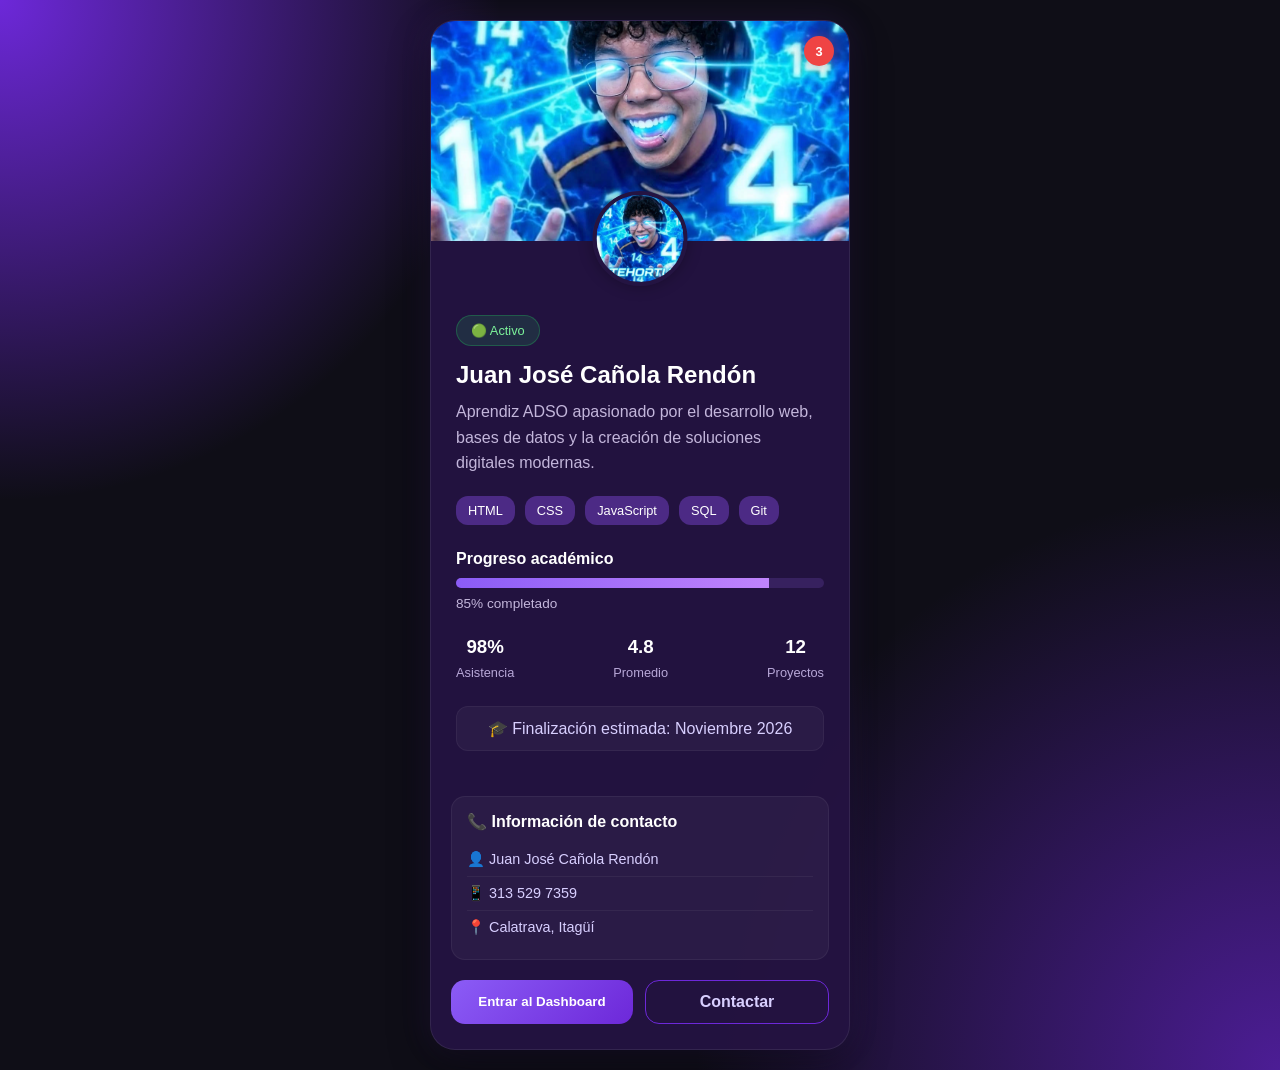
<file: index.html>
<!DOCTYPE html>
<html lang="es">
<head>
    <meta charset="UTF-8">
    <meta name="viewport" content="width=device-width, initial-scale=1.0">
    <title>Juan José | ADSO</title>
    <link rel="stylesheet" href="styles.css">
</head>
<body>

    <div class="card">

        <div class="card__notification">
            3
        </div>

        <img src="assets/img/tienes14.jpg" alt="Banner" class="card__image">

        <img src="assets/img/tienes14.jpg" alt="Foto de perfil" class="card__avatar">

        <div class="card__content">

            <span class="card__badge">
                🟢 Activo
            </span>

            <h2 class="card__title">
                Juan José Cañola Rendón
            </h2>

            <p class="card__description">
                Aprendiz ADSO apasionado por el desarrollo web,
                bases de datos y la creación de soluciones digitales modernas.
            </p>

            <div class="card__skills">
                <span>HTML</span>
                <span>CSS</span>
                <span>JavaScript</span>
                <span>SQL</span>
                <span>Git</span>
            </div>

            <div class="card__progress-title">
                Progreso académico
            </div>

            <div class="card__progress">
                <div class="card__progress-bar"></div>
            </div>

            <p class="card__progress-text">
                85% completado
            </p>

            <div class="card__stats">

                <div class="stat">
                    <h3>98%</h3>
                    <span>Asistencia</span>
                </div>

                <div class="stat">
                    <h3>4.8</h3>
                    <span>Promedio</span>
                </div>

                <div class="stat">
                    <h3>12</h3>
                    <span>Proyectos</span>
                </div>

            </div>

            <div class="card__footer">
                🎓 Finalización estimada: Noviembre 2026
            </div>

        </div>

        <div class="card__contact">

            <h3 class="card__contact-title">
                📞 Información de contacto
            </h3>

            <div class="card__contact-item">
                👤 Juan José Cañola Rendón
            </div>

            <div class="card__contact-item">
                📱 313 529 7359
            </div>

            <div class="card__contact-item">
                📍 Calatrava, Itagüí
            </div>

        </div>

        <div class="card__actions">

            <button
                class="btn btn-primary"
                onclick="window.location.href='dashboard.html'">
                Entrar al Dashboard
            </button>

            <a
                href="https://wa.me/573135297359?text=Hola%20Atehortua,%20activa%20cam"
                target="_blank"
                class="btn btn-secondary">
                Contactar
            </a>

        </div>

    </div>

</body>
</html>
</file>
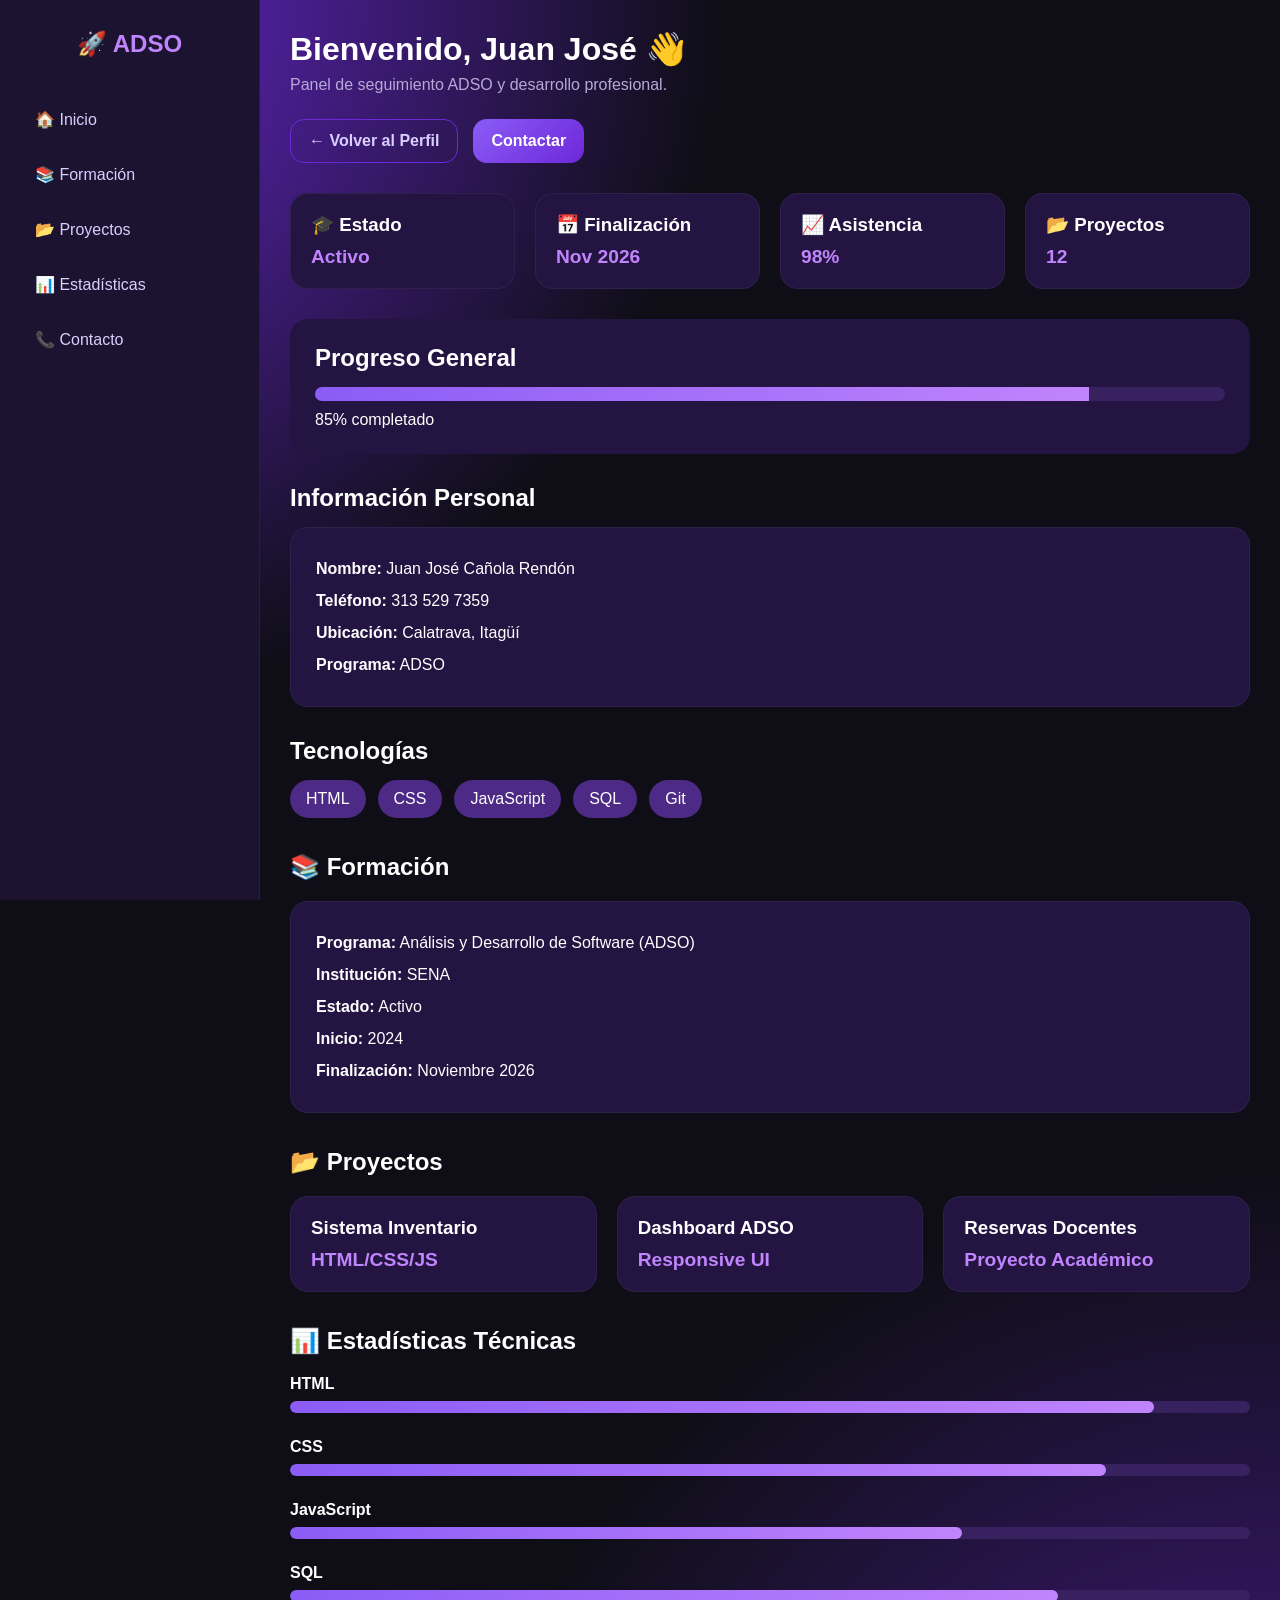
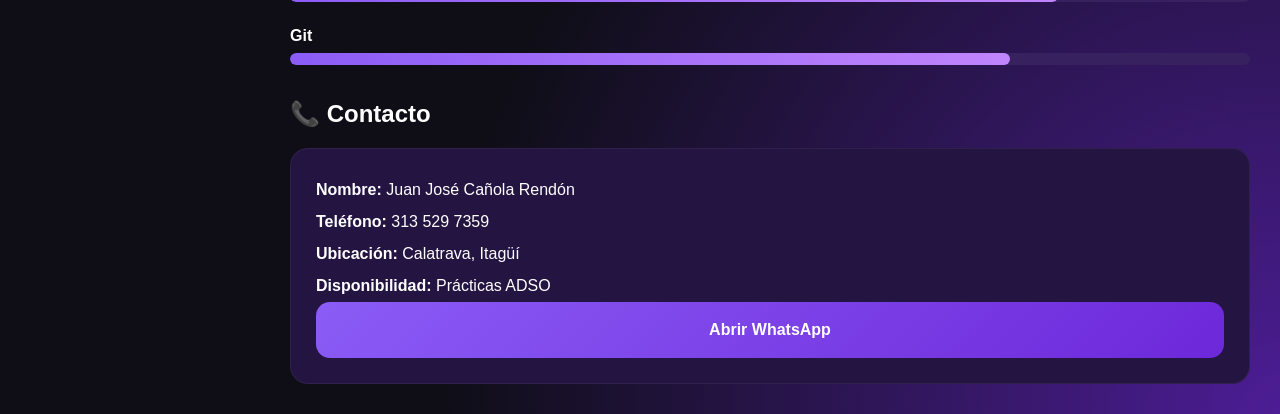
<file: dashboard.html>
<!DOCTYPE html>
<html lang="es">
<head>
    <meta charset="UTF-8">
    <meta name="viewport" content="width=device-width, initial-scale=1.0">
    <title>Dashboard ADSO</title>
    <link rel="stylesheet" href="dashboard.css">
</head>
<body>

    <!-- SIDEBAR -->

    <aside class="sidebar">

        <h2>🚀 ADSO</h2>

        <nav>
            <a href="#inicio">🏠 Inicio</a>
            <a href="#formacion">📚 Formación</a>
            <a href="#proyectos">📂 Proyectos</a>
            <a href="#estadisticas">📊 Estadísticas</a>
            <a href="#contacto">📞 Contacto</a>
        </nav>

    </aside>

    <!-- CONTENIDO PRINCIPAL -->

    <main class="main-content">

        <!-- HEADER -->

        <header id="inicio" class="header">

            <h1>Bienvenido, Juan José 👋</h1>

            <p>
                Panel de seguimiento ADSO y desarrollo profesional.
            </p>

        </header>

        <!-- BOTONES -->

        <div class="dashboard-actions">

            <a href="index.html" class="btn btn-secondary">
                ← Volver al Perfil
            </a>

            <a
                href="https://wa.me/573135297359?text=Hola%20Atehortua,%20activa%20cam"
                target="_blank"
                class="btn btn-primary">
                Contactar
            </a>

        </div>

        <!-- TARJETAS PRINCIPALES -->

        <section class="cards">

            <div class="info-card">
                <h3>🎓 Estado</h3>
                <p>Activo</p>
            </div>

            <div class="info-card">
                <h3>📅 Finalización</h3>
                <p>Nov 2026</p>
            </div>

            <div class="info-card">
                <h3>📈 Asistencia</h3>
                <p>98%</p>
            </div>

            <div class="info-card">
                <h3>📂 Proyectos</h3>
                <p>12</p>
            </div>

        </section>

        <!-- PROGRESO -->

        <section class="progress-section">

            <h2>Progreso General</h2>

            <div class="progress-bar">
                <div class="progress-fill"></div>
            </div>

            <span>85% completado</span>

        </section>

        <!-- PERFIL -->

        <section class="profile">

            <h2>Información Personal</h2>

            <div class="profile-card">

                <p>
                    <strong>Nombre:</strong>
                    Juan José Cañola Rendón
                </p>

                <p>
                    <strong>Teléfono:</strong>
                    313 529 7359
                </p>

                <p>
                    <strong>Ubicación:</strong>
                    Calatrava, Itagüí
                </p>

                <p>
                    <strong>Programa:</strong>
                    ADSO
                </p>

            </div>

        </section>

        <!-- TECNOLOGÍAS -->

        <section class="tech-section">

            <h2>Tecnologías</h2>

            <div class="tech-container">

                <span>HTML</span>
                <span>CSS</span>
                <span>JavaScript</span>
                <span>SQL</span>
                <span>Git</span>

            </div>

        </section>

        <!-- FORMACIÓN -->

        <section id="formacion" class="dashboard-section">

            <h2>📚 Formación</h2>

            <div class="profile-card">

                <p>
                    <strong>Programa:</strong>
                    Análisis y Desarrollo de Software (ADSO)
                </p>

                <p>
                    <strong>Institución:</strong>
                    SENA
                </p>

                <p>
                    <strong>Estado:</strong>
                    Activo
                </p>

                <p>
                    <strong>Inicio:</strong>
                    2024
                </p>

                <p>
                    <strong>Finalización:</strong>
                    Noviembre 2026
                </p>

            </div>

        </section>

        <!-- PROYECTOS -->

        <section id="proyectos" class="dashboard-section">

            <h2>📂 Proyectos</h2>

            <div class="cards">

                <div class="info-card">
                    <h3>Sistema Inventario</h3>
                    <p>HTML/CSS/JS</p>
                </div>

                <div class="info-card">
                    <h3>Dashboard ADSO</h3>
                    <p>Responsive UI</p>
                </div>

                <div class="info-card">
                    <h3>Reservas Docentes</h3>
                    <p>Proyecto Académico</p>
                </div>

            </div>

        </section>

        <!-- ESTADÍSTICAS -->

        <section id="estadisticas" class="dashboard-section">

            <h2>📊 Estadísticas Técnicas</h2>

            <div class="skill">

                <span>HTML</span>

                <div class="skill-bar">
                    <div class="skill-fill" style="width:90%"></div>
                </div>

            </div>

            <div class="skill">

                <span>CSS</span>

                <div class="skill-bar">
                    <div class="skill-fill" style="width:85%"></div>
                </div>

            </div>

            <div class="skill">

                <span>JavaScript</span>

                <div class="skill-bar">
                    <div class="skill-fill" style="width:70%"></div>
                </div>

            </div>

            <div class="skill">

                <span>SQL</span>

                <div class="skill-bar">
                    <div class="skill-fill" style="width:80%"></div>
                </div>

            </div>

            <div class="skill">

                <span>Git</span>

                <div class="skill-bar">
                    <div class="skill-fill" style="width:75%"></div>
                </div>

            </div>

        </section>

        <!-- CONTACTO -->

        <section id="contacto" class="dashboard-section">

            <h2>📞 Contacto</h2>

            <div class="profile-card">

                <p>
                    <strong>Nombre:</strong>
                    Juan José Cañola Rendón
                </p>

                <p>
                    <strong>Teléfono:</strong>
                    313 529 7359
                </p>

                <p>
                    <strong>Ubicación:</strong>
                    Calatrava, Itagüí
                </p>

                <p>
                    <strong>Disponibilidad:</strong>
                    Prácticas ADSO
                </p>

                <a
                    href="https://wa.me/573135297359?text=Hola%20Atehortua,%20activa%20cam"
                    target="_blank"
                    class="btn btn-primary">
                    Abrir WhatsApp
                </a>

            </div>

        </section>

    </main>

</body>
</html>
</file>
<file: styles.css>
/* =========================
   RESET
========================= */

*{
    margin:0;
    padding:0;
    box-sizing:border-box;
}

/* =========================
   BODY
========================= */

body{
    min-height:100vh;
    display:flex;
    justify-content:center;
    align-items:center;
    padding:20px;

    font-family:'Segoe UI',sans-serif;

    background:
    radial-gradient(circle at top left,#6d28d9,transparent 30%),
    radial-gradient(circle at bottom right,#4c1d95,transparent 35%),
    #0f0e17;
}

/* =========================
   CARD
========================= */

.card{
    position:relative;

    width:100%;
    max-width:420px;

    background:rgba(36,20,66,.95);

    border:1px solid rgba(255,255,255,.08);

    border-radius:25px;

    overflow:hidden;

    box-shadow:
    0 15px 40px rgba(0,0,0,.4),
    0 0 30px rgba(124,58,237,.15);

    transition:.4s ease;
}

.card:hover{
    transform:translateY(-12px);

    box-shadow:
    0 25px 60px rgba(0,0,0,.5),
    0 0 40px rgba(139,92,246,.3);
}

/* =========================
   NOTIFICACIÓN
========================= */

.card__notification{
    position:absolute;

    top:15px;
    right:15px;

    width:30px;
    height:30px;

    border-radius:50%;

    background:#ef4444;

    color:white;

    display:flex;
    justify-content:center;
    align-items:center;

    font-size:.8rem;
    font-weight:bold;

    z-index:20;

    box-shadow:0 0 15px rgba(239,68,68,.4);
}

/* =========================
   IMAGEN
========================= */

.card__image{
    width:100%;
    height:220px;
    object-fit:cover;
}

/* =========================
   AVATAR
========================= */

.card__avatar{
    position:absolute;

    width:95px;
    height:95px;

    object-fit:cover;

    border-radius:50%;

    border:4px solid #241442;

    top:170px;
    left:50%;

    transform:translateX(-50%);

    box-shadow:
    0 0 15px rgba(0,0,0,.3);
}

/* =========================
   CONTENIDO
========================= */

.card__content{
    padding:70px 25px 25px;
}

.card__badge{
    display:inline-block;

    padding:7px 14px;

    border-radius:999px;

    background:rgba(34,197,94,.15);

    border:1px solid rgba(34,197,94,.3);

    color:#7cf29a;

    font-size:.8rem;
}

.card__title{
    color:white;

    margin-top:15px;
    margin-bottom:10px;

    font-size:1.5rem;
}

.card__description{
    color:#c3b6db;

    line-height:1.6;

    margin-bottom:20px;
}

/* =========================
   SKILLS
========================= */

.card__skills{
    display:flex;
    flex-wrap:wrap;
    gap:10px;

    margin-bottom:25px;
}

.card__skills span{
    background:#4c2a85;

    color:white;

    padding:7px 12px;

    border-radius:12px;

    font-size:.8rem;

    transition:.3s;
}

.card__skills span:hover{
    background:#6d28d9;
}

/* =========================
   PROGRESO
========================= */

.card__progress-title{
    color:white;
    font-weight:600;

    margin-bottom:10px;
}

.card__progress{
    height:10px;

    background:#37215f;

    border-radius:999px;

    overflow:hidden;
}

.card__progress-bar{
    width:85%;
    height:100%;

    background:linear-gradient(
    90deg,
    #8b5cf6,
    #c084fc
    );
}

.card__progress-text{
    color:#c3b6db;

    font-size:.85rem;

    margin-top:8px;
    margin-bottom:25px;
}

/* =========================
   ESTADÍSTICAS
========================= */

.card__stats{
    display:flex;
    justify-content:space-between;

    text-align:center;

    margin-bottom:25px;
}

.stat h3{
    color:white;
    margin-bottom:5px;
}

.stat span{
    color:#b8a8d8;
    font-size:.8rem;
}

/* =========================
   FOOTER
========================= */

.card__footer{
    background:rgba(255,255,255,.04);

    border:1px solid rgba(255,255,255,.05);

    padding:12px;

    border-radius:12px;

    color:#d8cfff;

    text-align:center;

    margin-bottom:20px;
}

/* =========================
   CONTACTO
========================= */

.card__contact{
    margin:0 20px 20px;

    background:rgba(255,255,255,.04);

    border:1px solid rgba(255,255,255,.06);

    border-radius:14px;

    padding:15px;
}

.card__contact-title{
    color:white;

    font-size:1rem;

    margin-bottom:12px;
}

.card__contact-item{
    color:#d8cfff;

    padding:8px 0;

    border-bottom:1px solid rgba(255,255,255,.05);

    font-size:.9rem;
}

.card__contact-item:last-child{
    border-bottom:none;
}

/* =========================
   BOTONES
========================= */

.card__actions{
    display:flex;

    gap:12px;

    padding:0 20px 25px;
}

.btn{
    flex:1;

    text-decoration:none;

    display:flex;
    justify-content:center;
    align-items:center;

    padding:12px;

    border:none;

    border-radius:14px;

    cursor:pointer;

    font-weight:600;

    transition:.3s;
}

.btn-primary{
    background:linear-gradient(
    135deg,
    #8b5cf6,
    #6d28d9
    );

    color:white;
}

.btn-primary:hover{
    transform:translateY(-3px);

    box-shadow:
    0 8px 20px rgba(139,92,246,.35);
}

.btn-secondary{
    background:transparent;

    border:1px solid #6d28d9;

    color:#d8cfff;
}

.btn-secondary:hover{
    background:rgba(109,40,217,.15);

    transform:translateY(-3px);
}

/* =========================
   RESPONSIVE
========================= */

@media(max-width:480px){

    body{
        padding:15px;
    }

    .card{
        max-width:100%;
    }

    .card__actions{
        flex-direction:column;
    }

    .card__stats{
        gap:10px;
    }

    .card__title{
        font-size:1.3rem;
    }

    .card__avatar{
        width:85px;
        height:85px;
    }
}
</file>
<file: dashboard.css>
/* =========================
   RESET
========================= */

*{
    margin:0;
    padding:0;
    box-sizing:border-box;
}

html{
    scroll-behavior:smooth;
}

/* =========================
   BODY
========================= */

body{
    min-height:100vh;
    display:flex;

    font-family:'Segoe UI',sans-serif;

    background:
    radial-gradient(circle at top left,#6d28d9,transparent 30%),
    radial-gradient(circle at bottom right,#4c1d95,transparent 35%),
    #0f0e17;

    color:white;
}

/* =========================
   SIDEBAR
========================= */

.sidebar{
    width:260px;

    background:#1b1330;

    padding:30px 20px;

    border-right:1px solid rgba(255,255,255,.05);

    position:sticky;
    top:0;

    height:100vh;
}

.sidebar h2{
    margin-bottom:40px;

    color:#c084fc;

    text-align:center;
}

.sidebar nav{
    display:flex;
    flex-direction:column;
    gap:12px;
}

.sidebar a{
    text-decoration:none;

    color:#d8cfff;

    padding:12px 15px;

    border-radius:12px;

    transition:.3s;
}

.sidebar a:hover{
    background:#4c2a85;

    transform:translateX(5px);
}

/* =========================
   MAIN CONTENT
========================= */

.main-content{
    flex:1;

    padding:30px;

    overflow-x:hidden;
}

.header{
    margin-bottom:25px;
}

.header h1{
    margin-bottom:8px;

    font-size:2rem;
}

.header p{
    color:#b8a8d8;
}

/* =========================
   BOTONES
========================= */

.dashboard-actions{
    display:flex;

    gap:15px;

    margin-bottom:30px;
}

.btn{
    text-decoration:none;

    display:flex;
    justify-content:center;
    align-items:center;

    padding:12px 18px;

    border:none;

    border-radius:14px;

    font-weight:600;

    cursor:pointer;

    transition:.3s;
}

.btn-primary{
    background:linear-gradient(
    135deg,
    #8b5cf6,
    #6d28d9
    );

    color:white;
}

.btn-primary:hover{
    transform:translateY(-3px);

    box-shadow:
    0 8px 20px rgba(139,92,246,.35);
}

.btn-secondary{
    background:transparent;

    border:1px solid #6d28d9;

    color:#d8cfff;
}

.btn-secondary:hover{
    background:rgba(109,40,217,.15);

    transform:translateY(-3px);
}

/* =========================
   CARDS
========================= */

.cards{
    display:grid;

    grid-template-columns:
    repeat(auto-fit,minmax(180px,1fr));

    gap:20px;

    margin-bottom:30px;
}

.info-card{
    background:#241442;

    padding:20px;

    border-radius:18px;

    border:1px solid rgba(255,255,255,.05);

    transition:.3s;
}

.info-card:hover{
    transform:translateY(-6px);

    box-shadow:
    0 10px 20px rgba(0,0,0,.25);
}

.info-card h3{
    margin-bottom:10px;
}

.info-card p{
    color:#c084fc;

    font-size:1.2rem;

    font-weight:600;
}

/* =========================
   PROGRESO GENERAL
========================= */

.progress-section{
    background:#241442;

    padding:25px;

    border-radius:18px;

    margin-bottom:30px;
}

.progress-section h2{
    margin-bottom:15px;
}

.progress-bar{
    width:100%;

    height:14px;

    background:#37215f;

    border-radius:999px;

    overflow:hidden;

    margin-bottom:10px;
}

.progress-fill{
    width:85%;
    height:100%;

    background:linear-gradient(
    90deg,
    #8b5cf6,
    #c084fc
    );
}

/* =========================
   PERFIL
========================= */

.profile{
    margin-bottom:30px;
}

.profile h2{
    margin-bottom:15px;
}

.profile-card{
    background:#241442;

    padding:25px;

    border-radius:18px;

    line-height:2;

    border:1px solid rgba(255,255,255,.05);
}

/* =========================
   TECNOLOGÍAS
========================= */

.tech-section{
    margin-bottom:30px;
}

.tech-section h2{
    margin-bottom:15px;
}

.tech-container{
    display:flex;

    flex-wrap:wrap;

    gap:12px;
}

.tech-container span{
    background:#4c2a85;

    color:white;

    padding:10px 16px;

    border-radius:999px;

    transition:.3s;
}

.tech-container span:hover{
    background:#6d28d9;
}

/* =========================
   SECCIONES
========================= */

.dashboard-section{
    margin-top:35px;
}

.dashboard-section h2{
    margin-bottom:20px;
}

/* =========================
   SKILLS
========================= */

.skill{
    margin-bottom:25px;
}

.skill span{
    display:block;

    margin-bottom:8px;

    font-weight:600;
}

.skill-bar{
    height:12px;

    background:#37215f;

    border-radius:999px;

    overflow:hidden;
}

.skill-fill{
    height:100%;

    background:linear-gradient(
    90deg,
    #8b5cf6,
    #c084fc
    );

    border-radius:999px;
}

/* =========================
   RESPONSIVE TABLET
========================= */

@media(max-width:768px){

    body{
        flex-direction:column;
    }

    .sidebar{
        width:100%;

        height:auto;

        position:relative;
    }

    .sidebar nav{
        flex-direction:row;

        flex-wrap:wrap;

        justify-content:center;
    }

    .main-content{
        padding:20px;
    }

    .dashboard-actions{
        flex-direction:column;
    }
}

/* =========================
   RESPONSIVE MÓVIL
========================= */

@media(max-width:480px){

    .header h1{
        font-size:1.5rem;
    }

    .cards{
        grid-template-columns:1fr;
    }

    .profile-card{
        padding:20px;
    }

    .tech-container{
        justify-content:center;
    }

    .sidebar nav{
        gap:8px;
    }

    .sidebar a{
        font-size:.9rem;
    }
}
</file>
